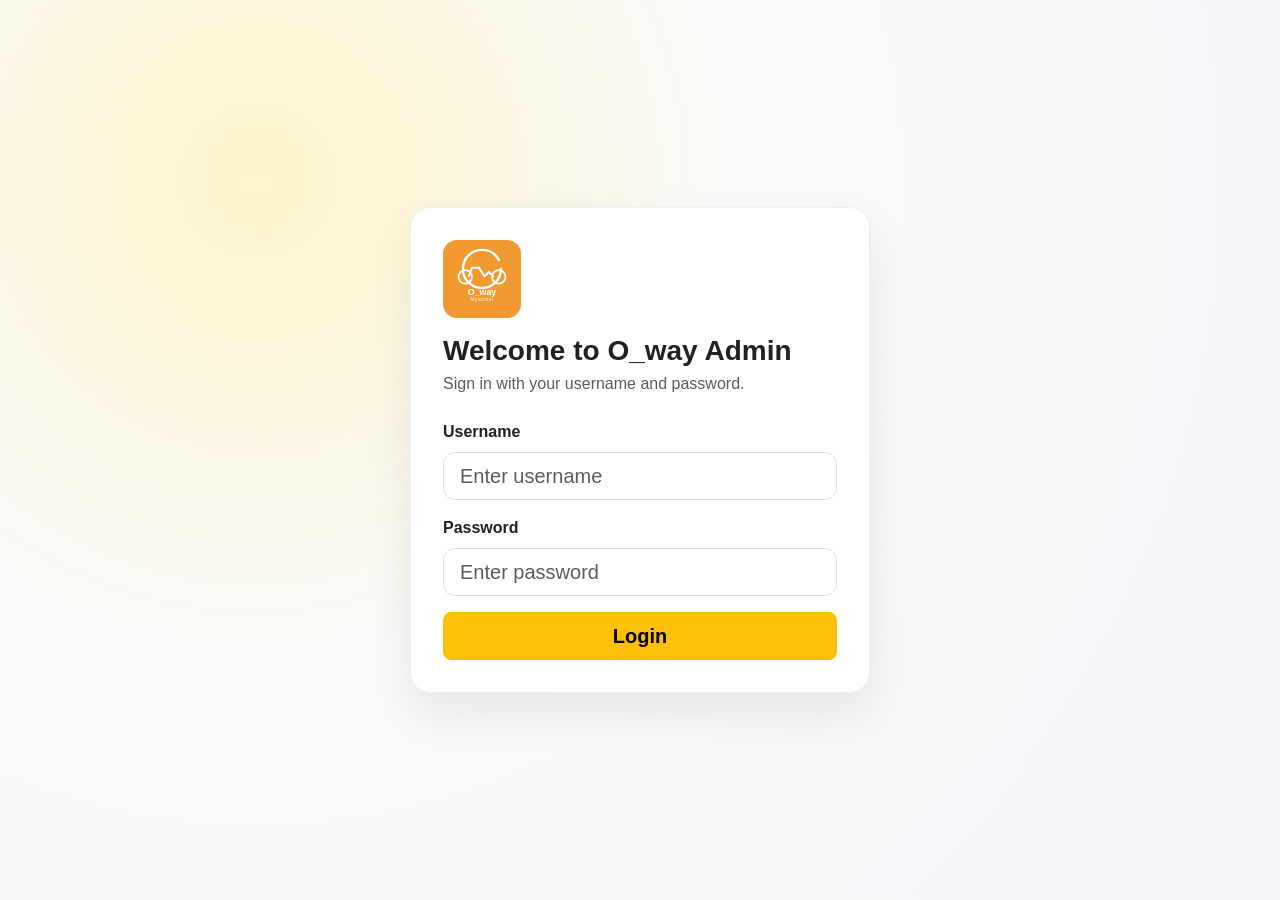
<file: index.html>
<!DOCTYPE html>
<html lang="en">
<head>
  <meta charset="UTF-8" />
  <meta name="viewport" content="width=device-width, initial-scale=1.0" />
  <title>O_way Admin Rental Management</title>
  <link rel="icon" type="image/svg+xml" href="assets/o_way-logo.svg" />
  <link href="https://cdn.jsdelivr.net/npm/bootstrap@5.3.3/dist/css/bootstrap.min.css" rel="stylesheet" integrity="sha384-QWTKZyjpPEjISv5WaRU9OFeRpok6YctnYmDr5pNlyT2bRjXh0JMhjY6hW+ALEwIH" crossorigin="anonymous">
  <link rel="stylesheet" href="https://cdn.jsdelivr.net/npm/bootstrap-icons@1.11.3/font/bootstrap-icons.min.css">
  <link rel="stylesheet" href="style.css" />
</head>
<body>
  <section id="loginView" class="login-screen">
    <div class="login-card">
      <img src="assets/o_way-logo.svg" alt="O_way logo" class="login-logo" />
      <h1 class="h3 fw-bold mb-1">Welcome to O_way Admin</h1>
      <p class="text-muted mb-4">Sign in with your username and password.</p>

      <form id="loginForm" class="d-grid gap-3">
        <div>
          <label for="name" class="form-label fw-semibold">Username</label>
          <input type="text" id="name" class="form-control form-control-lg" placeholder="Enter username" required />
        </div>
        <div>
          <label for="password" class="form-label fw-semibold">Password</label>
          <input type="password" id="password" class="form-control form-control-lg" placeholder="Enter password" required />
        </div>
        <p id="loginError" class="text-danger small mb-0 d-none">Invalid username or password.</p>
        <button type="submit" class="btn btn-warning btn-lg fw-semibold">Login</button>
      </form>
    </div>
  </section>

  <div id="dashboardView" class="d-none">
    <div class="d-flex" id="appShell">
      <aside class="sidebar p-3">
        <div class="brand-wrap mb-4">
          <img src="assets/o_way-logo.svg" alt="O_way logo" class="brand-logo" />
          <div>
            <h1 class="h5 mb-0 fw-bold">O_way Admin</h1>
            <small class="text-muted">Fleet Control Center</small>
          </div>
        </div>

        <ul class="nav flex-column gap-1">
          <li class="nav-item"><a id="rentalNav" class="nav-link active" href="#"><i class="bi bi-receipt-cutoff"></i> Rental Management</a></li>
          <li class="nav-item"><a id="usersNav" class="nav-link" href="#"><i class="bi bi-people"></i> Users</a></li>
          <li class="nav-item"><a id="rolesNav" class="nav-link" href="#"><i class="bi bi-person-badge"></i> Roles</a></li>
          <li class="nav-item"><a id="vehiclesNav" class="nav-link" href="#"><i class="bi bi-truck-front"></i> Vehicles</a></li>
          <li class="nav-item"><a id="transactionsNav" class="nav-link" href="#"><i class="bi bi-receipt"></i> Transactions</a></li>
        </ul>
      </aside>

      <main class="content flex-grow-1">
        <header class="topbar d-flex justify-content-between align-items-center p-3 p-md-4">
          <div>
            <h2 id="pageTitle" class="h4 mb-1 fw-bold">Rental Management</h2>
            <p id="pageDescription" class="text-muted mb-0">Monitor rentals, status updates, and timing from one place.</p>
          </div>
          <div class="d-flex gap-2">
            <button id="refreshBtn" class="btn btn-warning fw-semibold shadow-sm">Refresh Rentals</button>
            <button id="logoutBtn" class="btn btn-outline-dark fw-semibold shadow-sm">Logout</button>
          </div>
        </header>

        <section id="rentalPage" class="px-3 px-md-4 pb-4">
          <div class="panel p-3 p-md-4 rental-panel">
            <div class="d-flex flex-column flex-md-row justify-content-between align-items-md-center gap-2 mb-3">
              <div>
                <h3 class="h5 mb-1 fw-bold">Rental Management</h3>
                <p class="text-muted mb-0 small">Track and monitor rental requests and statuses in real time.</p>
              </div>
            </div>

            <div id="rentalApiNotice" class="alert alert-info py-2 px-3 small mb-3">Open Rental page to load data from API.</div>

            <div id="rentalLoading" class="text-muted small mb-3 d-none">
              <span class="spinner-border spinner-border-sm me-2" aria-hidden="true"></span>
              Loading rental records...
            </div>

            <div class="table-responsive rental-table-scroll">
              <table class="table align-middle rental-table">
                <thead>
                  <tr>
                    <th>Ride ID</th>
                    <th>Driver</th>
                    <th>Vehicle No.</th>
                    <th>Customer</th>
                    <th>Distance (km)</th>
                    <th>Rental Status</th>
                    <th>Rented Time</th>
                  </tr>
                </thead>
                <tbody id="rentalTableBody"></tbody>
              </table>
            </div>
          </div>
        </section>

        <section id="usersPage" class="px-3 px-md-4 pb-4 d-none">
          <div class="panel user-management-panel p-3 p-md-4 mb-4">
            <div class="mb-3">
              <h3 class="h5 mb-1 fw-bold">User Management</h3>
              <p class="text-muted mb-0 small">Search users by name or roles and open user profiles.</p>
            </div>

            <div class="input-group mb-3">
              <span class="input-group-text"><i class="bi bi-search"></i></span>
              <input id="userSearchInput" type="text" class="form-control" placeholder="Search by name or roles" />
            </div>

            <div id="userApiNotice" class="alert alert-info py-2 px-3 small mb-3">
              Open Users page to load data from API.
            </div>

            <div class="table-responsive user-list-scroll mb-3">
              <table class="table align-middle">
                <thead>
                  <tr>
                    <th style="width: 80px;">No.</th>
                    <th>Name</th>
                    <th style="width: 120px;">User ID</th>
                    <th>Roles</th>
                    <th style="width: 180px;">Action</th>
                  </tr>
                </thead>
                <tbody id="userTableBody"></tbody>
              </table>
            </div>

            <!-- User profile is now shown in a popup modal for better focus -->
            <div class="modal fade" id="userProfileModal" tabindex="-1" aria-labelledby="userProfileModalLabel" aria-hidden="true">
              <div class="modal-dialog modal-dialog-centered modal-lg user-profile-modal-dialog">
                <div class="modal-content border-0 shadow-lg user-profile-modal-content">
                  <div class="modal-header user-profile-modal-header">
                    <h4 id="userProfileModalLabel" class="modal-title h5 fw-bold mb-0"><i class="bi bi-person-badge-fill me-2 text-warning"></i>User Profile</h4>
                    <button type="button" class="btn-close" data-bs-dismiss="modal" aria-label="Close"></button>
                  </div>
                  <div class="modal-body user-profile-modal-body">
                    <div id="userProfileBody" class="small text-muted"></div>
                  </div>
                </div>
              </div>
            </div>
          </div>
        </section>

        <section id="rolesPage" class="px-3 px-md-4 pb-4 d-none">
          <div class="panel data-form-panel p-3 p-md-4 mb-4">
            <div class="d-flex flex-column flex-lg-row justify-content-between align-items-lg-center gap-2 mb-3">
              <div>
                <h3 class="h5 mb-1 fw-bold">Role Management</h3>
                <p class="text-muted mb-0 small">Create and view admin roles.</p>
              </div>
              <button id="addRoleBtn" class="btn btn-dark btn-sm fw-semibold">Add Role</button>
            </div>

            <form id="roleCreateForm" class="border rounded-3 p-3 mb-3 d-none" novalidate>
              <label for="roleNameInput" class="form-label fw-semibold">Role Name</label>
              <div class="input-group">
                <input id="roleNameInput" type="text" class="form-control" placeholder="Enter role name" required />
                <button id="saveRoleBtn" type="submit" class="btn btn-warning fw-semibold">Create Role</button>
                <button id="cancelRoleBtn" type="button" class="btn btn-outline-secondary">Cancel</button>
              </div>
            </form>

            <div id="roleApiNotice" class="alert alert-info py-2 px-3 small mb-3">
              Open Roles page to load data from API.
            </div>

            <div class="table-responsive">
              <table class="table align-middle">
                <thead>
                  <tr>
                    <th style="width: 80px;">No.</th>
                    <th style="width: 120px;">Role ID</th>
                    <th>Role Name</th>
                  </tr>
                </thead>
                <tbody id="roleTableBody"></tbody>
              </table>
            </div>
          </div>
        </section>

        <section id="vehiclesPage" class="px-3 px-md-4 pb-4 d-none">
          <div class="panel data-form-panel p-3 p-md-4 mb-4 vehicles-panel">
            <div class="mb-3">
              <h3 class="h5 mb-1 fw-bold">Vehicles</h3>
              <p class="text-muted mb-0 small">Monitor all registered vehicles and manage records.</p>
            </div>

            <div id="vehicleApiNotice" class="alert alert-info py-2 px-3 small mb-3">
              Open Vehicles page to load data from API.
            </div>

            <div class="table-responsive vehicle-table-scroll">
              <table class="table align-middle">
                <thead>
                  <tr>
                    <th style="width: 80px;">No</th>
                    <th>Plate Number</th>
                    <th>NRC</th>
                    <th>Contact</th>
                    <th>Owner Name</th>
                    <th style="width: 170px;">Vehicle Status</th>
                  </tr>
                </thead>
                <tbody id="vehicleTableBody"></tbody>
              </table>
            </div>
          </div>
        </section>

        <section id="transactionsPage" class="px-3 px-md-4 pb-4 d-none">
          <div class="panel data-form-panel p-3 p-md-4 mb-4 transactions-panel">
            <div class="mb-3">
              <h3 class="h5 mb-1 fw-bold">Transaction Management</h3>
              <p class="text-muted mb-0 small">Monitor wallet transactions and track their latest statuses.</p>
            </div>

            <div class="row g-2 mb-3">
              <div class="col-12 col-md-6">
                <div class="input-group">
                  <span class="input-group-text"><i class="bi bi-search"></i></span>
                  <input id="transactionSearchInput" type="text" class="form-control" placeholder="Search by Transaction ID (TID-001) or Type" />
                </div>
              </div>
              <div class="col-12 col-md-4 col-lg-3">
                <select id="transactionStatusFilter" class="form-select">
                  <option value="ALL">All Statuses</option>
                  <option value="SUCCESS">SUCCESS</option>
                  <option value="PENDING">PENDING</option>
                  <option value="FAILED">FAILED</option>
                  <option value="CANCELLED">CANCELLED</option>
                  <option value="REVERSED">REVERSED</option>
                </select>
              </div>
            </div>

            <div id="transactionApiNotice" class="alert alert-info py-2 px-3 small mb-3">
              Open Transactions page to load data from API.
            </div>

            <div class="table-responsive transaction-table-scroll">
              <table class="table align-middle">
                <thead>
                  <tr>
                    <th style="width: 140px;">Transaction ID</th>
                    <th style="width: 140px;">Amount</th>
                    <th style="width: 130px;">Type</th>
                    <th style="width: 160px;">Reference ID</th>
                    <th style="width: 210px;">Date</th>
                    <th style="width: 170px;">Transaction Status</th>
                  </tr>
                </thead>
                <tbody id="transactionTableBody"></tbody>
              </table>
            </div>
          </div>
        </section>
      </main>
    </div>
  </div>

  <script src="https://cdn.jsdelivr.net/npm/bootstrap@5.3.3/dist/js/bootstrap.bundle.min.js" integrity="sha384-YvpcrYf0tY3lHB60NNkmXc5s9fDVZLESaAA55NDzOxhy9GkcIdslK1eN7N6jIeHz" crossorigin="anonymous"></script>
  <script src="script.js"></script>
</body>
</html>
</file>
<file: style.css>
html,
body {
  height: 100%;
  overflow: hidden;
}

:root {
  --brand-yellow: #ffc107;
  --brand-yellow-dark: #e0a800;
  --sidebar-bg: #1f1f1f;
  --panel-bg: #ffffff;
  --surface-bg: #f8f9fa;
}

body {
  font-family: "Inter", "Segoe UI", sans-serif;
  background: var(--surface-bg);
  color: #202124;
}

.login-screen {
  min-height: 100vh;
  display: grid;
  place-items: center;
  padding: 24px;
  background: radial-gradient(circle at 20% 20%, #fff4cc, #f8f9fa 40%, #f2f4f7 100%);
}

.login-card {
  width: min(460px, 100%);
  background: #fff;
  border-radius: 20px;
  padding: 32px;
  border: 1px solid #eceff3;
  box-shadow: 0 20px 45px rgba(0, 0, 0, 0.08);
}

.login-logo {
  width: 78px;
  height: 78px;
  border-radius: 14px;
  object-fit: cover;
  display: block;
  margin-bottom: 16px;
}

.form-control {
  border-radius: 12px;
  border: 1px solid #dfe3e8;
}

.form-control:focus {
  border-color: var(--brand-yellow-dark);
  box-shadow: 0 0 0 0.25rem rgba(255, 193, 7, 0.18);
}

#appShell {
  min-height: 100vh;
  height: 100vh;
  overflow: hidden;
}

#dashboardView {
  height: 100vh;
  overflow: hidden;
}

.sidebar {
  width: 270px;
  background: var(--sidebar-bg);
  color: #fff;
}

.brand-wrap {
  display: flex;
  align-items: center;
  gap: 12px;
}

.brand-logo {
  width: 56px;
  height: 56px;
  border-radius: 12px;
  object-fit: cover;
  border: 2px solid rgba(255, 193, 7, 0.45);
}

.sidebar .nav-link {
  color: #d6d6d6;
  border-radius: 10px;
  font-weight: 500;
}

.sidebar .nav-link:hover,
.sidebar .nav-link.active {
  color: #111;
  background: var(--brand-yellow);
}

.content {
  background: linear-gradient(180deg, #fffbe6 0%, #f8f9fa 32%);
  display: flex;
  flex-direction: column;
  min-height: 0;
  overflow: hidden;
}

.content > section {
  flex: 1;
  min-height: 0;
}

.topbar {
  border-bottom: 1px solid #ececec;
}

.panel {
  background: var(--panel-bg);
  border-radius: 16px;
  box-shadow: 0 8px 24px rgba(0, 0, 0, 0.05);
  border: 1px solid #f0f0f0;
}

.stat-card {
  border-radius: 14px;
  color: #1d1d1d;
}

.stat-card .label {
  font-size: 0.85rem;
  opacity: 0.75;
}

.stat-card .value {
  font-size: 1.7rem;
  font-weight: 700;
}

.table thead th {
  font-size: 0.78rem;
  letter-spacing: 0.02em;
  text-transform: uppercase;
  color: #6c757d;
}

.badge.status {
  min-width: 90px;
}

@media (max-width: 992px) {
  .sidebar {
    width: 85px;
  }

  .brand-wrap h1,
  .brand-wrap small,
  .sidebar .nav-link {
    font-size: 0;
  }

  .sidebar .nav-link i {
    font-size: 1.1rem;
  }
}

.btn-gradient-primary {
  border: none;
  color: #fff;
  background: linear-gradient(135deg, #4f46e5, #0ea5e9);
  box-shadow: 0 8px 16px rgba(14, 165, 233, 0.25);
}

.btn-gradient-primary:hover {
  color: #fff;
  background: linear-gradient(135deg, #4338ca, #0284c7);
}

.btn-soft-secondary {
  border: 1px solid #dbe2f4;
  background: #f8faff;
  color: #334155;
}

.btn-soft-secondary:hover {
  background: #eef4ff;
  color: #1e293b;
}

.user-profile-modal-dialog {
  max-width: 760px;
}

.user-profile-modal-content {
  border-radius: 20px;
  overflow: hidden;
}

.user-profile-modal-header {
  background: linear-gradient(135deg, #1f2937, #334155);
  color: #fff;
  border-bottom: 0;
}

.user-profile-modal-header .btn-close {
  filter: invert(1);
}

.user-profile-modal-body {
  background: linear-gradient(180deg, #ffffff 0%, #fffbeb 100%);
}

.user-profile-popup {
  display: grid;
  gap: 16px;
}

.user-profile-header {
  display: flex;
  align-items: center;
  gap: 14px;
  padding: 14px;
  border-radius: 14px;
  background: #fff;
  border: 1px solid #f1f5f9;
}

.user-avatar {
  width: 56px;
  height: 56px;
  border-radius: 50%;
  display: grid;
  place-items: center;
  font-weight: 700;
  font-size: 1.2rem;
  color: #111827;
  background: linear-gradient(135deg, #fde68a, #f59e0b);
  box-shadow: 0 8px 18px rgba(245, 158, 11, 0.28);
}

.user-profile-grid {
  display: grid;
  grid-template-columns: repeat(auto-fit, minmax(180px, 1fr));
  gap: 12px;
}

.profile-item {
  background: #fff;
  border: 1px solid #e5e7eb;
  border-radius: 12px;
  padding: 10px 12px;
  display: flex;
  flex-direction: column;
}

.profile-item .label {
  color: #6b7280;
  font-size: 0.78rem;
  text-transform: uppercase;
  letter-spacing: 0.04em;
}

.profile-item .value {
  color: #111827;
  font-weight: 600;
}

.user-profile-footer {
  display: flex;
  align-items: center;
  justify-content: space-between;
  border-top: 1px dashed #e2e8f0;
  padding-top: 10px;
}

.data-form-panel {
  max-height: calc(100vh - 180px);
  overflow: auto;
}

.data-form-panel .table-responsive {
  max-height: 50vh;
  overflow: auto;
}

#usersPage {
  display: flex;
  flex-direction: column;
  overflow: hidden;
  min-height: 0;
}

.user-management-panel {
  display: flex;
  flex-direction: column;
  flex: 1;
  min-height: 0;
  margin-bottom: 0 !important;
  overflow: hidden;
}

.user-list-scroll {
  flex: 1;
  min-height: 0;
  height: 420px;
  margin-bottom: 0 !important;
  overflow-y: auto;
  overflow-x: auto;
  scrollbar-width: thin;
  scrollbar-color: rgba(100, 116, 139, 0.65) transparent;
}

.user-list-scroll thead th {
  position: sticky;
  top: 0;
  z-index: 2;
  background: #fff;
}

.user-list-scroll::-webkit-scrollbar {
  width: 8px;
  height: 8px;
}

.user-list-scroll::-webkit-scrollbar-track {
  background: transparent;
}

.user-list-scroll .table {
  margin-bottom: 0;
}

.user-list-scroll::-webkit-scrollbar-thumb {
  background: linear-gradient(180deg, rgba(148, 163, 184, 0.8), rgba(100, 116, 139, 0.8));
  border-radius: 999px;
}

.user-list-scroll::-webkit-scrollbar-thumb:hover {
  background: linear-gradient(180deg, rgba(100, 116, 139, 0.95), rgba(71, 85, 105, 0.95));
}

.data-form-panel table th,
.data-form-panel table td {
  white-space: normal;
  word-break: break-word;
}


.vehicles-panel {
  display: flex;
  flex-direction: column;
  flex: 1;
  min-height: 0;
  margin-bottom: 0 !important;
  overflow: hidden;
}

.vehicle-table-scroll {
  flex: 1;
  min-height: 0;
  max-height: calc(100vh - 290px);
  overflow: auto;
  margin-bottom: 0;
  scrollbar-width: thin;
  scrollbar-color: rgba(100, 116, 139, 0.65) transparent;
}

.vehicle-table-scroll .table {
  margin-bottom: 0;
}

.vehicle-table-scroll::-webkit-scrollbar {
  width: 8px;
  height: 8px;
}

.vehicle-table-scroll::-webkit-scrollbar-track {
  background: transparent;
}

.vehicle-table-scroll::-webkit-scrollbar-thumb {
  background: linear-gradient(180deg, rgba(148, 163, 184, 0.8), rgba(100, 116, 139, 0.8));
  border-radius: 999px;
}

.vehicle-table-scroll::-webkit-scrollbar-thumb:hover {
  background: linear-gradient(180deg, rgba(100, 116, 139, 0.95), rgba(71, 85, 105, 0.95));
}

.transactions-panel {
  display: flex;
  flex-direction: column;
  flex: 1;
  min-height: 0;
  margin-bottom: 0 !important;
  overflow: hidden;
}

.transaction-table-scroll {
  flex: 1;
  min-height: 0;
  height: 420px;
  overflow-y: auto;
  overflow-x: auto;
  scrollbar-width: thin;
  scrollbar-color: rgba(100, 116, 139, 0.65) transparent;
}

.transaction-table-scroll .table {
  margin-bottom: 0;
}

.transaction-table-scroll thead th {
  position: sticky;
  top: 0;
  z-index: 2;
  background: #fff;
}

.transaction-table-scroll::-webkit-scrollbar {
  width: 8px;
  height: 8px;
}

.transaction-table-scroll::-webkit-scrollbar-track {
  background: transparent;
}

.transaction-table-scroll::-webkit-scrollbar-thumb {
  background: linear-gradient(180deg, rgba(148, 163, 184, 0.8), rgba(100, 116, 139, 0.8));
  border-radius: 999px;
}

.transaction-table-scroll::-webkit-scrollbar-thumb:hover {
  background: linear-gradient(180deg, rgba(100, 116, 139, 0.95), rgba(71, 85, 105, 0.95));
}


.rental-table thead th {
  background: #fff8db;
  color: #7c5a00;
}

.rental-table tbody tr:hover {
  background: #fffbeb;
}

.rental-panel {
  display: flex;
  flex-direction: column;
  min-height: 0;
}

.rental-table-scroll {
  flex: 1;
  min-height: 0;
  max-height: calc(100vh - 290px);
  overflow: auto;
}

.rental-table {
  margin-bottom: 0;
}

.rental-distance-cell {
  display: inline-flex;
  align-items: center;
  justify-content: center;
  min-width: 78px;
  padding: 4px 10px;
  border-radius: 999px;
  background: #fff3cd;
  border: 1px solid #ffe69c;
  color: #664d03;
  font-weight: 600;
  font-size: 0.85rem;
}


@media (max-width: 768px) {
  .user-list-scroll {
    height: 320px;
  }

  .transaction-table-scroll {
    height: 320px;
  }
}
</file>
